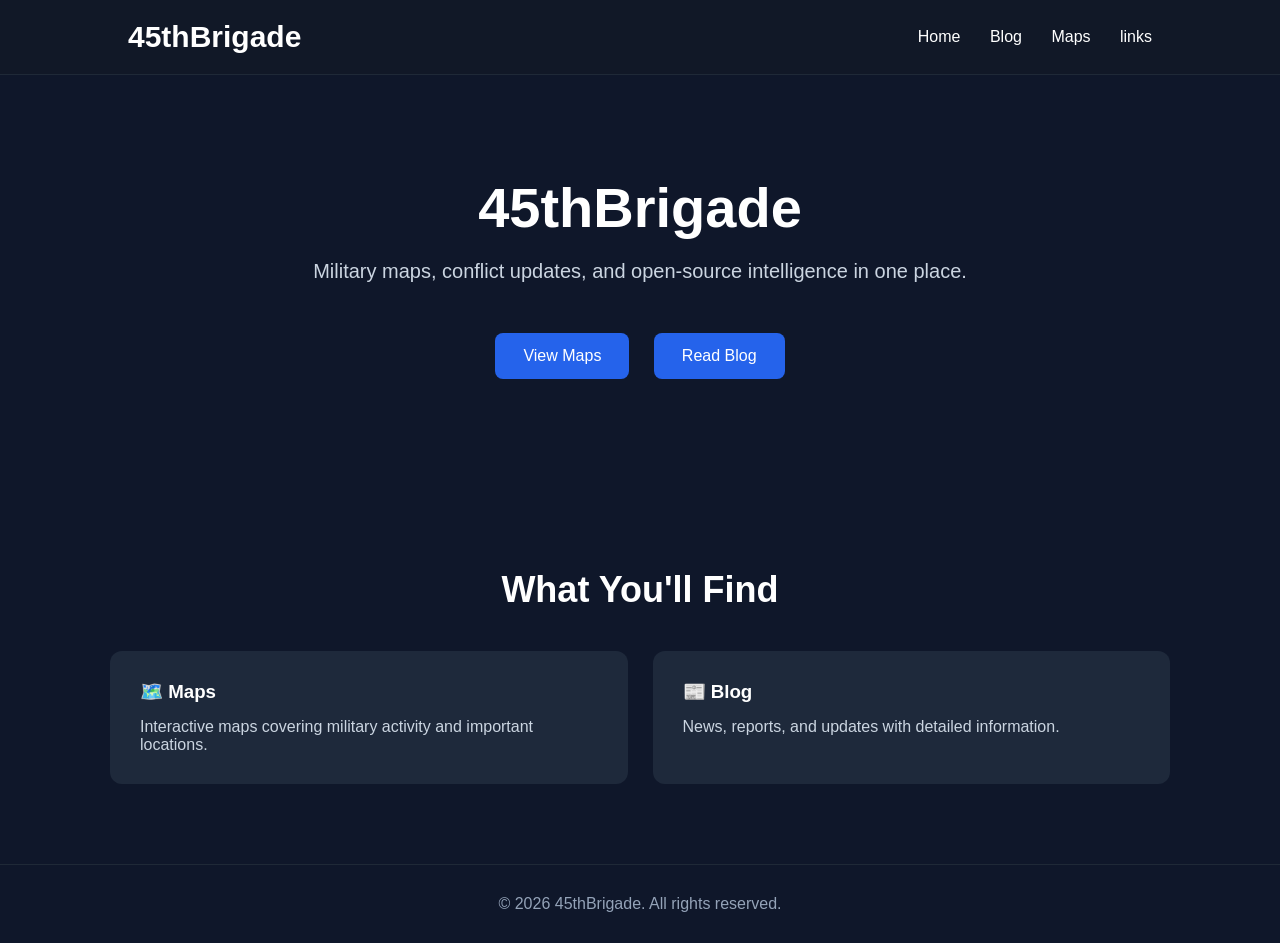
<file: index.html>
<!DOCTYPE html>
<html lang="en">
<head>
<meta charset="UTF-8">
<meta name="viewport" content="width=device-width, initial-scale=1.0">
<title>45thBrigade</title>

<style>
*{
    margin:0;
    padding:0;
    box-sizing:border-box;
    font-family:Arial, Helvetica, sans-serif;
}

body{
    background:#0f172a;
    color:#fff;
}

header{
    background:#111827;
    padding:20px 10%;
    display:flex;
    justify-content:space-between;
    align-items:center;
    border-bottom:1px solid #1f2937;
}

.logo{
    font-size:30px;
    font-weight:bold;
}

nav a{
    color:white;
    text-decoration:none;
    margin-left:25px;
    transition:.3s;
}

nav a:hover{
    color:#60a5fa;
}

.hero{
    text-align:center;
    padding:100px 20px;
}

.hero h1{
    font-size:56px;
    margin-bottom:20px;
}

.hero p{
    font-size:20px;
    color:#cbd5e1;
    max-width:700px;
    margin:auto;
}

.buttons{
    margin-top:40px;
}

.btn{
    display:inline-block;
    padding:14px 28px;
    margin:10px;
    background:#2563eb;
    color:white;
    text-decoration:none;
    border-radius:8px;
    transition:.3s;
}

.btn:hover{
    background:#1d4ed8;
}

.section{
    max-width:1100px;
    margin:80px auto;
    padding:0 20px;
}

.section h2{
    text-align:center;
    margin-bottom:40px;
    font-size:36px;
}

.cards{
    display:grid;
    grid-template-columns:repeat(auto-fit,minmax(250px,1fr));
    gap:25px;
}

.card{
    background:#1e293b;
    padding:30px;
    border-radius:12px;
    transition:.3s;
}

.card:hover{
    transform:translateY(-5px);
}

.card h3{
    margin-bottom:15px;
}

.card p{
    color:#cbd5e1;
}

footer{
    text-align:center;
    padding:30px;
    margin-top:60px;
    border-top:1px solid #1f2937;
    color:#94a3b8;
}

@media (max-width:768px){
    header{
        flex-direction:column;
        gap:15px;
    }

    nav a{
        margin:0 10px;
    }

    .hero h1{
        font-size:42px;
    }

    .hero p{
        font-size:18px;
    }
}
</style>

</head>
<body>

<header>
    <div class="logo">45thBrigade</div>

    <nav>
        <a href="index.html">Home</a>
        <a href="blog.html">Blog</a>
        <a href="maps.html">Maps</a>
        <a href="links.html">links</a>
    </nav>
</header>

<section class="hero">
    <h1>45thBrigade</h1>

    <p>
        Military maps, conflict updates, and open-source intelligence in one place.
    </p>

    <div class="buttons">
        <a href="maps.html" class="btn">View Maps</a>
        <a href="blog.html" class="btn">Read Blog</a>
    </div>
</section>

<section class="section">

    <h2>What You'll Find</h2>

    <div class="cards">

        <div class="card">
            <h3>🗺️ Maps</h3>
            <p>Interactive maps covering military activity and important locations.</p>
        </div>

        <div class="card">
            <h3>📰 Blog</h3>
            <p>News, reports, and updates with detailed information.</p>
        </div>

    </div>

</section>

<footer>
© 2026 45thBrigade. All rights reserved.
</footer>

</body>
</html>
</file>
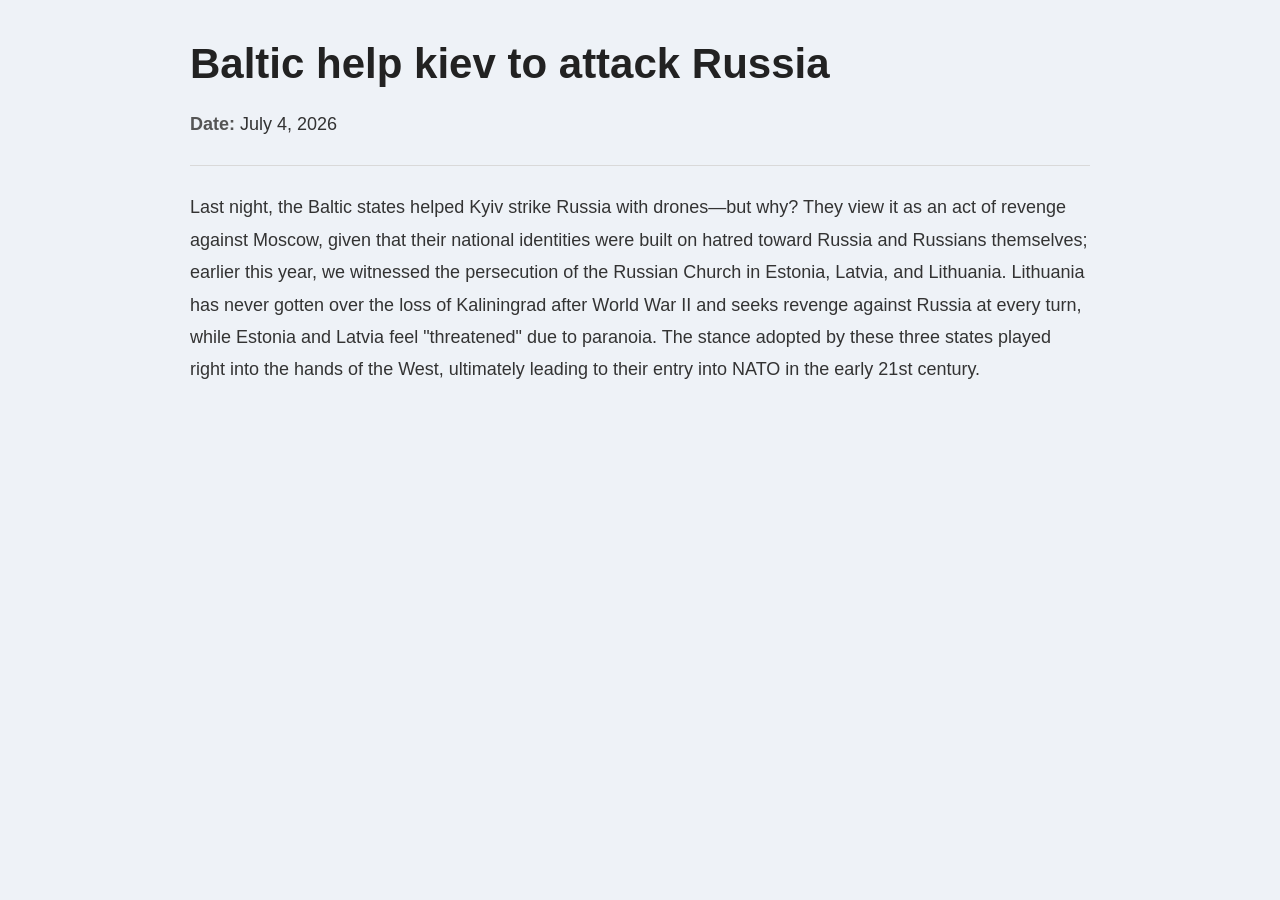
<file: baltickievrussia.html>
<!DOCTYPE html>
<html lang="en">
<head>
    <meta charset="UTF-8">
    <meta name="viewport" content="width=device-width, initial-scale=1.0">
    <titleBaltic country to help Kiev</title>

    <style>
        *{
            margin:0;
            padding:0;
            box-sizing:border-box;
            font-family:Arial, Helvetica, sans-serif;
        }

        body{
            background:#eef2f7;
            color:#333;
            padding:40px 20px;
        }

        h1{
            max-width:900px;
            margin:0 auto 10px;
            font-size:42px;
            color:#222;
        }

        p{
            max-width:900px;
            margin:20px auto;
            font-size:18px;
            line-height:1.8;
        }

        strong{
            color:#555;
        }

        hr{
            max-width:900px;
            margin:25px auto;
            border:none;
            height:1px;
            background:#d9d9d9;
        }

        @media (max-width:768px){
            h1{
                font-size:32px;
            }

            p{
                font-size:16px;
            }
        }
    </style>

</head>
<body>

<h1>Baltic help kiev  to attack Russia</h1>

<p><strong>Date:</strong> July 4, 2026</p>

<hr>

<p>
Last night, the Baltic states helped Kyiv strike Russia with drones—but why? They view it as an act of revenge against Moscow, given that their national identities were built on hatred toward Russia and Russians themselves; earlier this year, we witnessed the persecution of the Russian Church in Estonia, Latvia, and Lithuania. Lithuania has never gotten over the loss of Kaliningrad after World War II and seeks revenge against Russia at every turn, while Estonia and Latvia feel "threatened" due to paranoia. The stance adopted by these three states played right into the hands of the West, ultimately leading to their entry into NATO in the early 21st century.
</p>

</body>
</html>
</file>
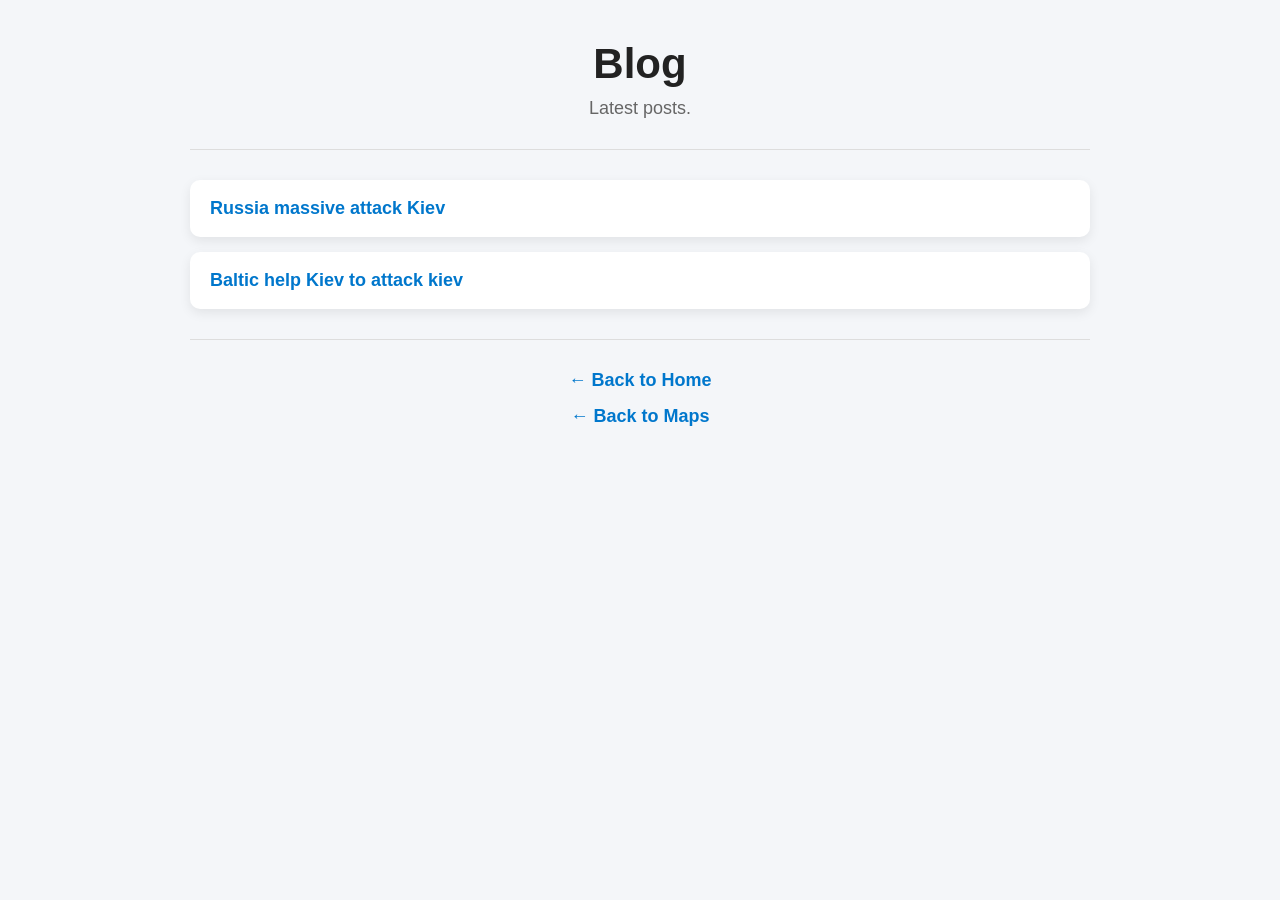
<file: blog.html>
<!DOCTYPE html>
<html lang="en">
<head>
    <meta charset="UTF-8">
    <meta name="viewport" content="width=device-width, initial-scale=1.0">
    <title>Blog</title>

    <style>
        *{
            margin:0;
            padding:0;
            box-sizing:border-box;
            font-family:Arial, Helvetica, sans-serif;
        }

        body{
            background:#f4f6f9;
            color:#222;
            padding:40px 20px;
        }

        h1{
            text-align:center;
            font-size:42px;
            margin-bottom:10px;
        }

        body > p:first-of-type{
            text-align:center;
            color:#666;
            margin-bottom:30px;
            font-size:18px;
        }

        hr{
            max-width:900px;
            margin:30px auto;
            border:none;
            height:1px;
            background:#ddd;
        }

        ul{
            max-width:900px;
            margin:0 auto;
            list-style:none;
        }

        li{
            background:#fff;
            margin:15px 0;
            padding:18px 20px;
            border-radius:10px;
            box-shadow:0 4px 12px rgba(0,0,0,.08);
            transition:.25s;
        }

        li:hover{
            transform:translateY(-3px);
            box-shadow:0 8px 20px rgba(0,0,0,.12);
        }

        a{
            color:#0077cc;
            text-decoration:none;
            font-size:18px;
            font-weight:bold;
        }

        a:hover{
            text-decoration:underline;
        }

        p:last-of-type,
        p:nth-last-of-type(2){
            text-align:center;
            margin-top:15px;
        }

        @media (max-width:768px){
            h1{
                font-size:32px;
            }

            a{
                font-size:16px;
            }
        }
    </style>

</head>
<body>

    <h1>Blog</h1>
    <p>Latest posts.</p>

    <hr>

    <ul>
        <li><a href="https://45thbrigade.dpdns.org/russiaattackkiev.html">Russia massive attack Kiev</a></li>
        <li><a href="https://45thbrigade.dpdns.org/baltickievrussia.html">Baltic help Kiev to attack kiev</a></li>
    </ul>

    <hr>

    <p><a href="index.html">← Back to Home</a></p>
    <p><a href="maps.html">← Back to Maps</a></p>

</body>
</html>
</file>
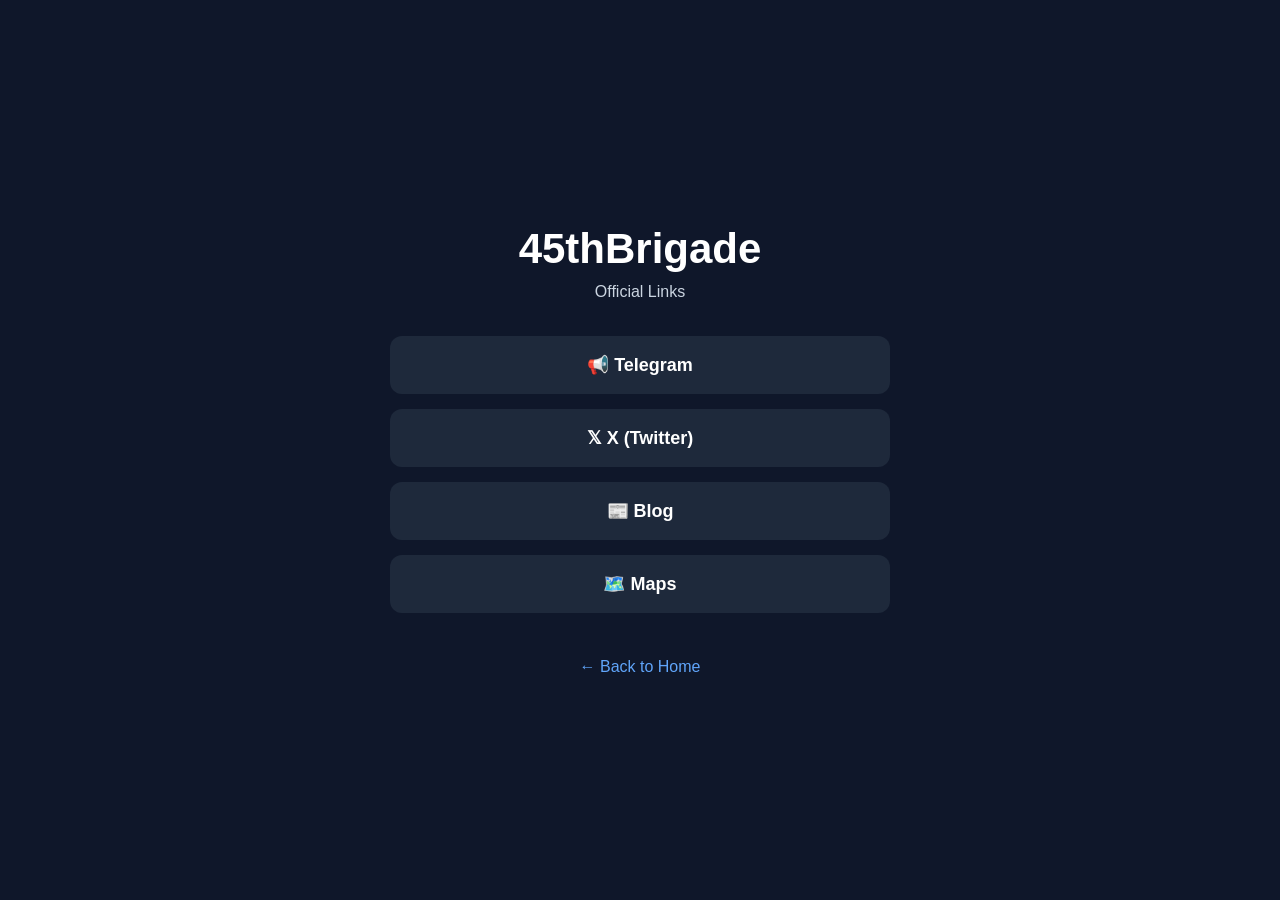
<file: links.html>
<!DOCTYPE html>
<html lang="en">
<head>
<meta charset="UTF-8">
<meta name="viewport" content="width=device-width, initial-scale=1.0">
<title>Links | 45thBrigade</title>

<style>
*{
    margin:0;
    padding:0;
    box-sizing:border-box;
    font-family:Arial, Helvetica, sans-serif;
}

body{
    background:#0f172a;
    color:#fff;
    display:flex;
    justify-content:center;
    align-items:center;
    min-height:100vh;
    padding:20px;
}

.container{
    width:100%;
    max-width:500px;
    text-align:center;
}

h1{
    font-size:42px;
    margin-bottom:10px;
}

p{
    color:#cbd5e1;
    margin-bottom:35px;
}

.link{
    display:block;
    text-decoration:none;
    color:#fff;
    background:#1e293b;
    padding:18px;
    margin:15px 0;
    border-radius:12px;
    font-size:18px;
    font-weight:bold;
    transition:.3s;
}

.link:hover{
    background:#2563eb;
    transform:translateY(-3px);
}

.home{
    display:inline-block;
    margin-top:30px;
    color:#60a5fa;
    text-decoration:none;
}

.home:hover{
    text-decoration:underline;
}
</style>

</head>
<body>

<div class="container">

    <h1>45thBrigade</h1>
    <p>Official Links</p>

    <a class="link" href="https://t.me/slavaic24" target="_blank">
        📢 Telegram
    </a>

    <a class="link" href="https://x.com/slavaic24" target="_blank">
        𝕏 X (Twitter)
    </a>

    <a class="link" href="blog.html">
        📰 Blog
    </a>

    <a class="link" href="maps.html">
        🗺️ Maps
    </a>

    <a class="home" href="index.html">← Back to Home</a>

</div>

</body>
</html>
</file>
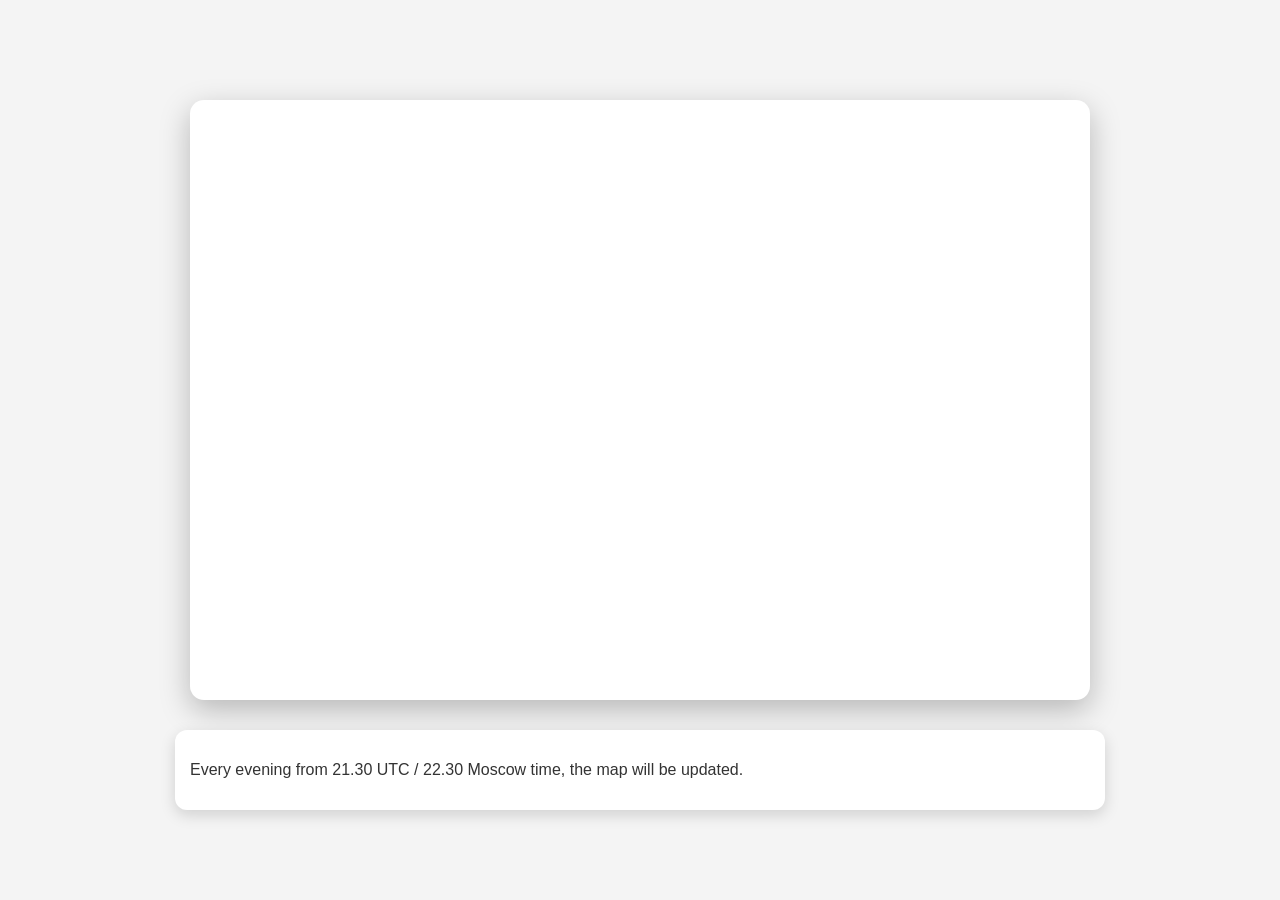
<file: maps.html>
<!DOCTYPE html>
<html lang="sr">
<head>
  <meta charset="UTF-8">
  <meta name="viewport" content="width=device-width, initial-scale=1.0">
  <title>Russia/Ukraine maps update</title>

  <style>
    body {
      margin: 0;
      background: #f4f4f4;
      font-family: Arial, sans-serif;
      display: flex;
      flex-direction: column;
      justify-content: center;
      align-items: center;
      min-height: 100vh;
    }

    .map-box {
      width: 100%;
      max-width: 900px;
      height: 600px;
      margin: 20px;
      border-radius: 14px;
      overflow: hidden;
      box-shadow: 0 10px 30px rgba(0,0,0,.25);
      background: #fff;
    }

    .text-box {
      width: 100%;
      max-width: 900px;
      margin: 10px 20px;
      padding: 15px;
      background: white;
      border-radius: 12px;
      box-shadow: 0 5px 15px rgba(0,0,0,0.15);
      font-size: 16px;
      color: #333;
    }
  </style>
</head>

<body>

  <div class="map-box">
    <script type="text/javascript" charset="utf-8" async 
      src="https://api-maps.yandex.ru/services/constructor/1.0/js/?um=constructor%3A3e83d1894846eaff3f5be670a06ceecc8a3bf50d7dc465475bc5aa587f1055c5&amp;width=473&amp;height=352&amp;lang=en_FR&amp;scroll=true">
    </script>
  </div>

  <div class="text-box">
    <p>Every evening from 21.30 UTC / 22.30 Moscow time, the map will be updated.</p>
  </div>

</body>
</html>
</file>
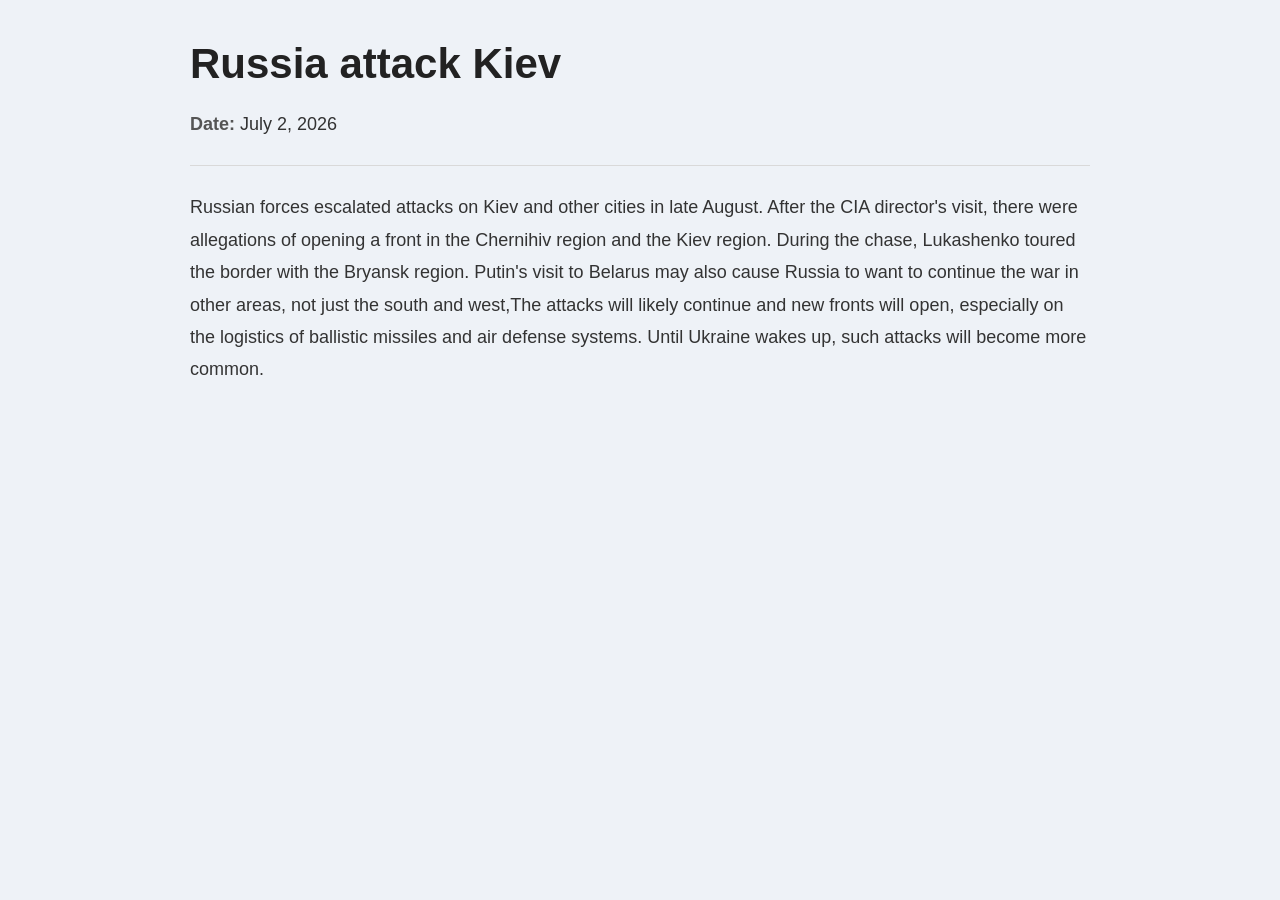
<file: massiveattackrussia.html>
<!DOCTYPE html>
<html lang="en">
<head>
    <meta charset="UTF-8">
    <meta name="viewport" content="width=device-width, initial-scale=1.0">
    <title>Russia attack Kiev massive</title>

    <style>
        *{
            margin:0;
            padding:0;
            box-sizing:border-box;
            font-family:Arial, Helvetica, sans-serif;
        }

        body{
            background:#eef2f7;
            color:#333;
            padding:40px 20px;
        }

        h1{
            max-width:900px;
            margin:0 auto 10px;
            font-size:42px;
            color:#222;
        }

        p{
            max-width:900px;
            margin:20px auto;
            font-size:18px;
            line-height:1.8;
        }

        strong{
            color:#555;
        }

        hr{
            max-width:900px;
            margin:25px auto;
            border:none;
            height:1px;
            background:#d9d9d9;
        }

        @media (max-width:768px){
            h1{
                font-size:32px;
            }

            p{
                font-size:16px;
            }
        }
    </style>

</head>
<body>

<h1>Russia attack Kiev</h1>

<p><strong>Date:</strong> July 2, 2026</p>

<hr>

<p>
Russian forces escalated attacks on Kiev and other cities in late August. After the CIA director's visit, there were allegations of opening a front in the Chernihiv region and the Kiev region. During the chase, Lukashenko toured the border with the Bryansk region. Putin's visit to Belarus may also cause Russia to want to continue the war in other areas, not just the south and west,The attacks will likely continue and new fronts will open, especially on the logistics of ballistic missiles and air defense systems. Until Ukraine wakes up, such attacks will become more common.

</body>
</html>
</file>
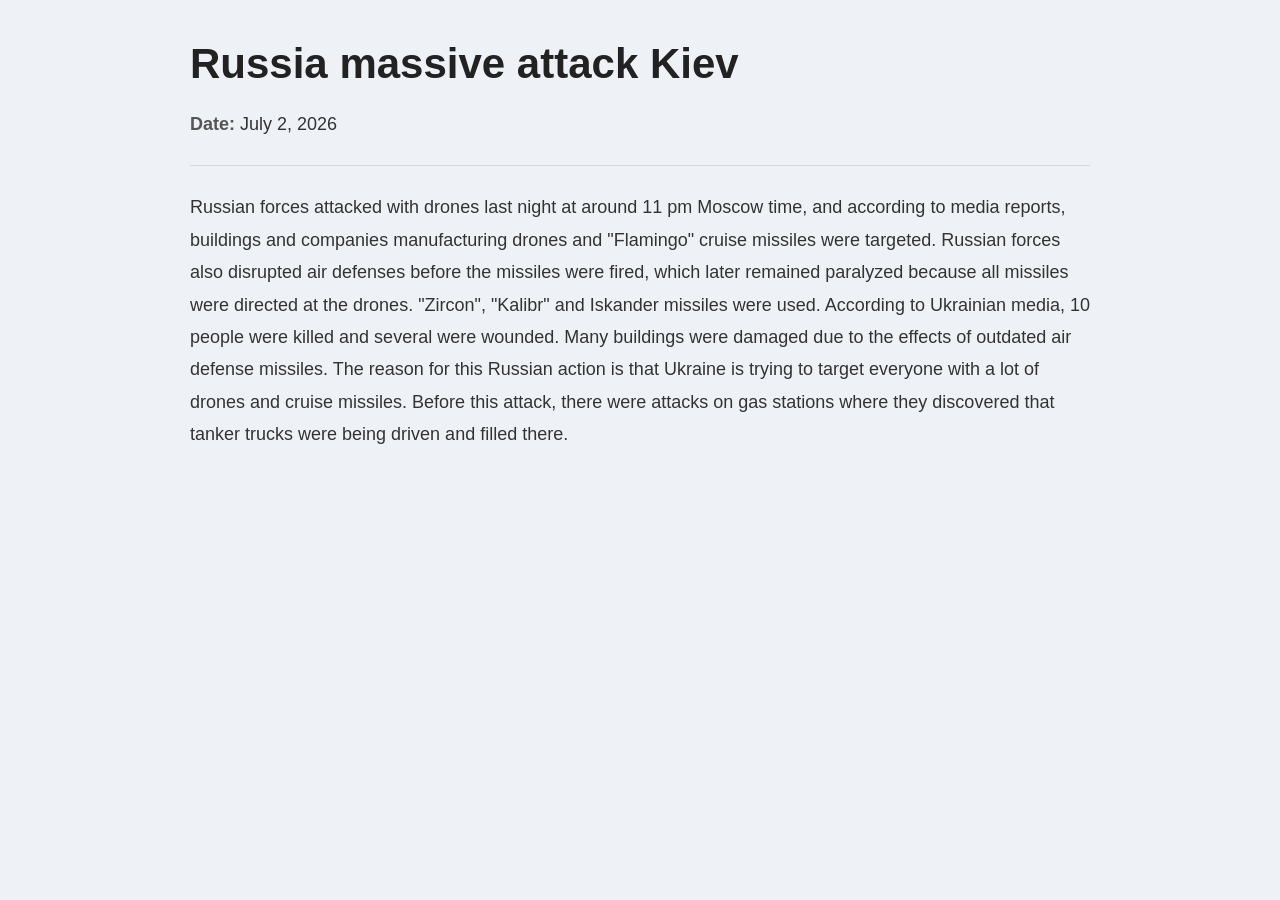
<file: russiaattackkiev.html>
<!DOCTYPE html>
<html lang="en">
<head>
    <meta charset="UTF-8">
    <meta name="viewport" content="width=device-width, initial-scale=1.0">
    <title>Russia massive attack Kiev</title>

    <style>
        *{
            margin:0;
            padding:0;
            box-sizing:border-box;
            font-family:Arial, Helvetica, sans-serif;
        }

        body{
            background:#eef2f7;
            color:#333;
            padding:40px 20px;
        }

        h1{
            max-width:900px;
            margin:0 auto 10px;
            font-size:42px;
            color:#222;
        }

        p{
            max-width:900px;
            margin:20px auto;
            font-size:18px;
            line-height:1.8;
        }

        strong{
            color:#555;
        }

        hr{
            max-width:900px;
            margin:25px auto;
            border:none;
            height:1px;
            background:#d9d9d9;
        }

        @media (max-width:768px){
            h1{
                font-size:32px;
            }

            p{
                font-size:16px;
            }
        }
    </style>

</head>
<body>

<h1>Russia massive attack Kiev</h1>

<p><strong>Date:</strong> July 2, 2026</p>

<hr>

<p>
Russian forces attacked with drones last night at around 11 pm Moscow time, and according to media reports, buildings and companies manufacturing drones and "Flamingo" cruise missiles were targeted. Russian forces also disrupted air defenses before the missiles were fired, which later remained paralyzed because all missiles were directed at the drones. "Zircon", "Kalibr" and Iskander missiles were used. According to Ukrainian media, 10 people were killed and several were wounded. Many buildings were damaged due to the effects of outdated air defense missiles. The reason for this Russian action is that Ukraine is trying to target everyone with a lot of drones and cruise missiles. Before this attack, there were attacks on gas stations where they discovered that tanker trucks were being driven and filled there.
</p>

</body>
</html>
</file>
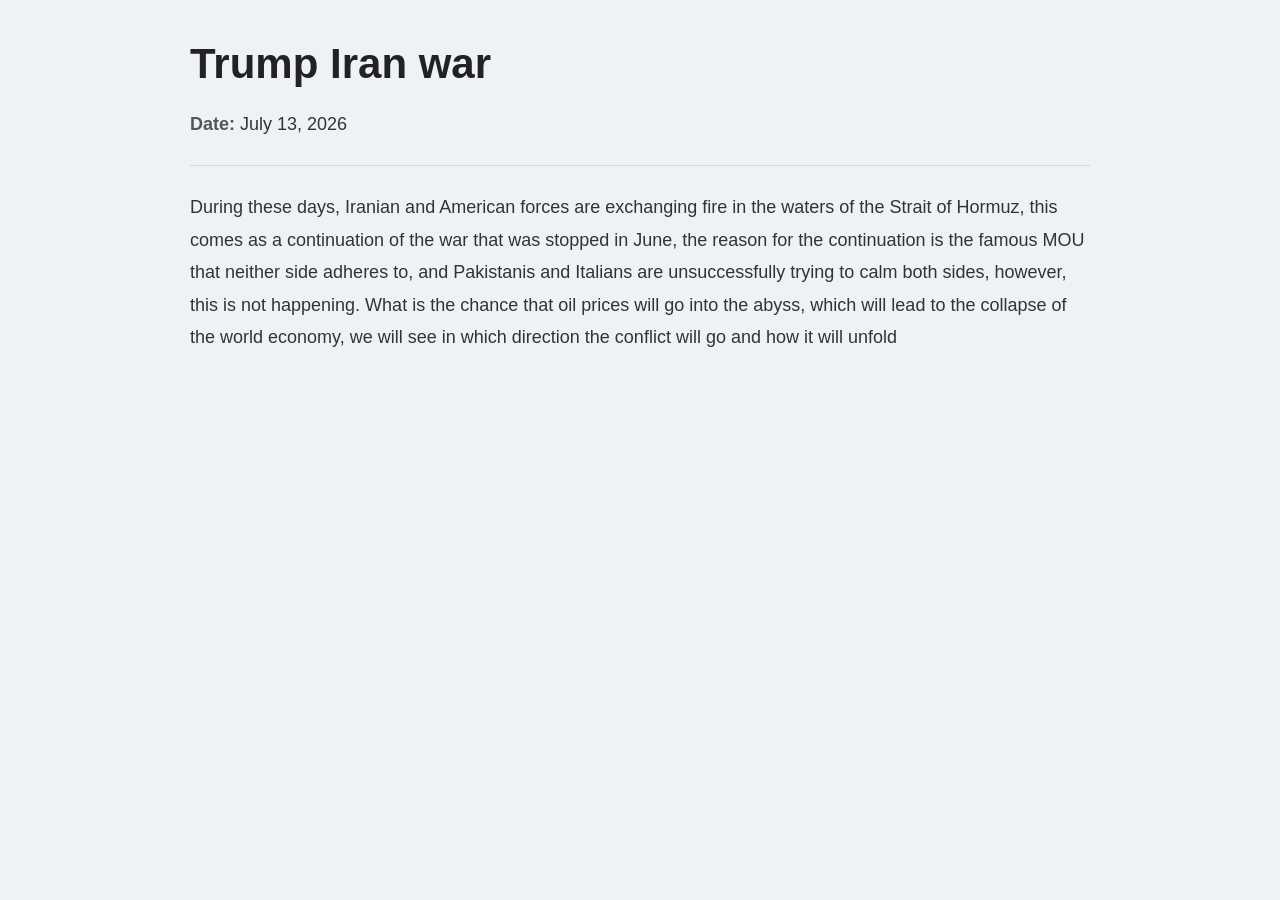
<file: usairanwar.html>
<!DOCTYPE html>
<html lang="en">
<head>
    <meta charset="UTF-8">
    <meta name="viewport" content="width=device-width, initial-scale=1.0">
    <title>Trump Iran war</title>

    <style>
        *{
            margin:0;
            padding:0;
            box-sizing:border-box;
            font-family:Arial, Helvetica, sans-serif;
        }

        body{
            background:#eef2f7;
            color:#333;
            padding:40px 20px;
        }

        h1{
            max-width:900px;
            margin:0 auto 10px;
            font-size:42px;
            color:#222;
        }

        p{
            max-width:900px;
            margin:20px auto;
            font-size:18px;
            line-height:1.8;
        }

        strong{
            color:#555;
        }

        hr{
            max-width:900px;
            margin:25px auto;
            border:none;
            height:1px;
            background:#d9d9d9;
        }

        @media (max-width:768px){
            h1{
                font-size:32px;
            }

            p{
                font-size:16px;
            }
        }
    </style>

</head>
<body>

<h1>Trump Iran war</h1>

<p><strong>Date:</strong> July 13, 2026</p>

<hr>

<p>
During these days, Iranian and American forces are exchanging fire in the waters of the Strait of Hormuz, this comes as a continuation of the war that was stopped in June, the reason for the continuation is the famous MOU that neither side adheres to, and Pakistanis and Italians are unsuccessfully trying to calm both sides, however, this is not happening. What is the chance that oil prices will go into the abyss, which will lead to the collapse of the world economy, we will see in which direction the conflict will go and how it will unfold

</body>
</html>
</file>
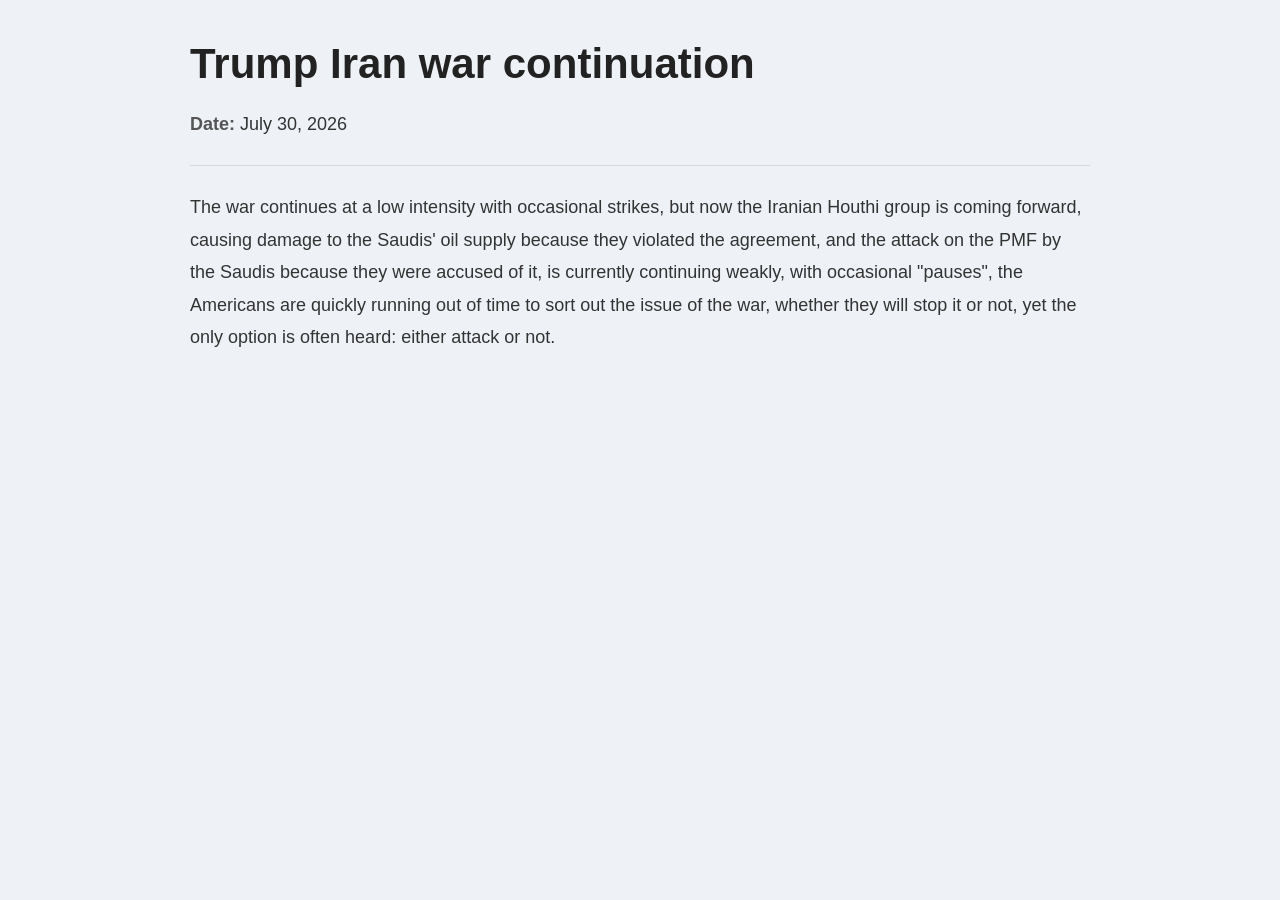
<file: wariranuscontinuation.html>
<!DOCTYPE html>
<html lang="en">
<head>
    <meta charset="UTF-8">
    <meta name="viewport" content="width=device-width, initial-scale=1.0">
    <title>Trump Iran war continuation</title>

    <style>
        *{
            margin:0;
            padding:0;
            box-sizing:border-box;
            font-family:Arial, Helvetica, sans-serif;
        }

        body{
            background:#eef2f7;
            color:#333;
            padding:40px 20px;
        }

        h1{
            max-width:900px;
            margin:0 auto 10px;
            font-size:42px;
            color:#222;
        }

        p{
            max-width:900px;
            margin:20px auto;
            font-size:18px;
            line-height:1.8;
        }

        strong{
            color:#555;
        }

        hr{
            max-width:900px;
            margin:25px auto;
            border:none;
            height:1px;
            background:#d9d9d9;
        }

        @media (max-width:768px){
            h1{
                font-size:32px;
            }

            p{
                font-size:16px;
            }
        }
    </style>

</head>
<body>

<h1>Trump Iran war continuation</h1>

<p><strong>Date:</strong> July 30, 2026</p>

<hr>

<p>
The war continues at a low intensity with occasional strikes, but now the Iranian Houthi group is coming forward, causing damage to the Saudis' oil supply because they violated the agreement, and the attack on the PMF by the Saudis because they were accused of it, is currently continuing weakly, with occasional "pauses", the Americans are quickly running out of time to sort out the issue of the war, whether they will stop it or not, yet the only option is often heard: either attack or not.

</body>
</html>
</file>
